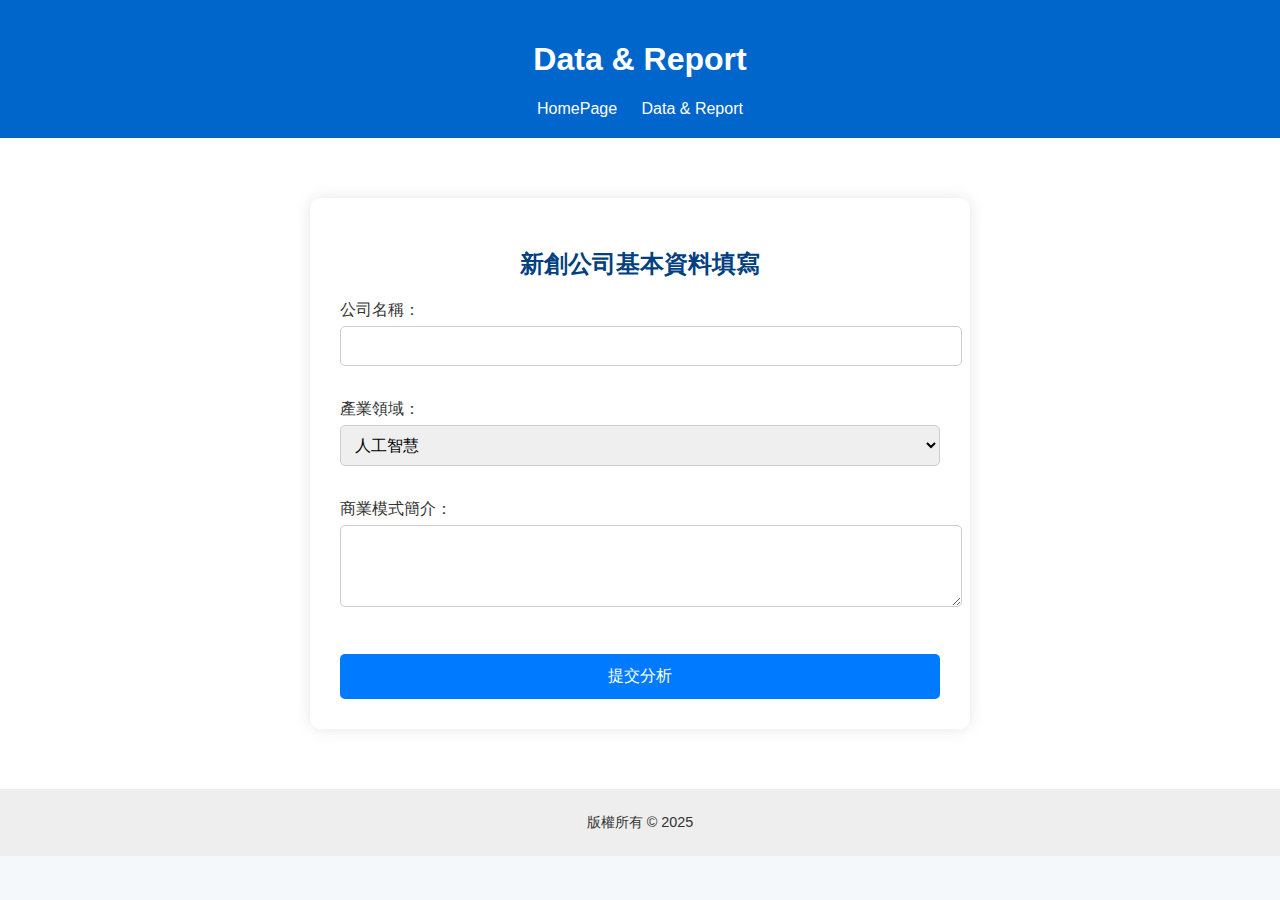
<file: form.html>
<!DOCTYPE html>
<html lang="zh-Hant">
<head>
  <meta charset="UTF-8" />
  <meta name="viewport" content="width=device-width, initial-scale=1.0"/>
  <title>Data & Report</title>
  <link rel="stylesheet" href="style.css" />
</head>
<body>

  <header>
    <h1>Data & Report</h1>
    <nav>
      <a href="HomePage.html">HomePage</a>
      <a href="FormSection.html">Data & Report</a>
    </nav>
  </header>

  <main>
    <section class="form-section">
      <h2>新創公司基本資料填寫</h2>
      <form method="POST" action="submit.php">
        <label>公司名稱：<input type="text" name="company" required></label><br>

        <label>產業領域：
          <select name="industry" required>
            <option value="AI">人工智慧</option>
            <option value="Biotech">生技</option>
            <option value="Green">綠能</option>
            <option value="Fintech">金融科技</option>
          </select>
        </label><br>

        <label>商業模式簡介：<br>
          <textarea name="businessModel" rows="4" required></textarea>
        </label><br>

        <button type="submit">提交分析</button>
      </form>
    </section>
  </main>

  <footer>
    <p>版權所有 &copy; 2025</p>
  </footer>

</body>
</html>
</file>
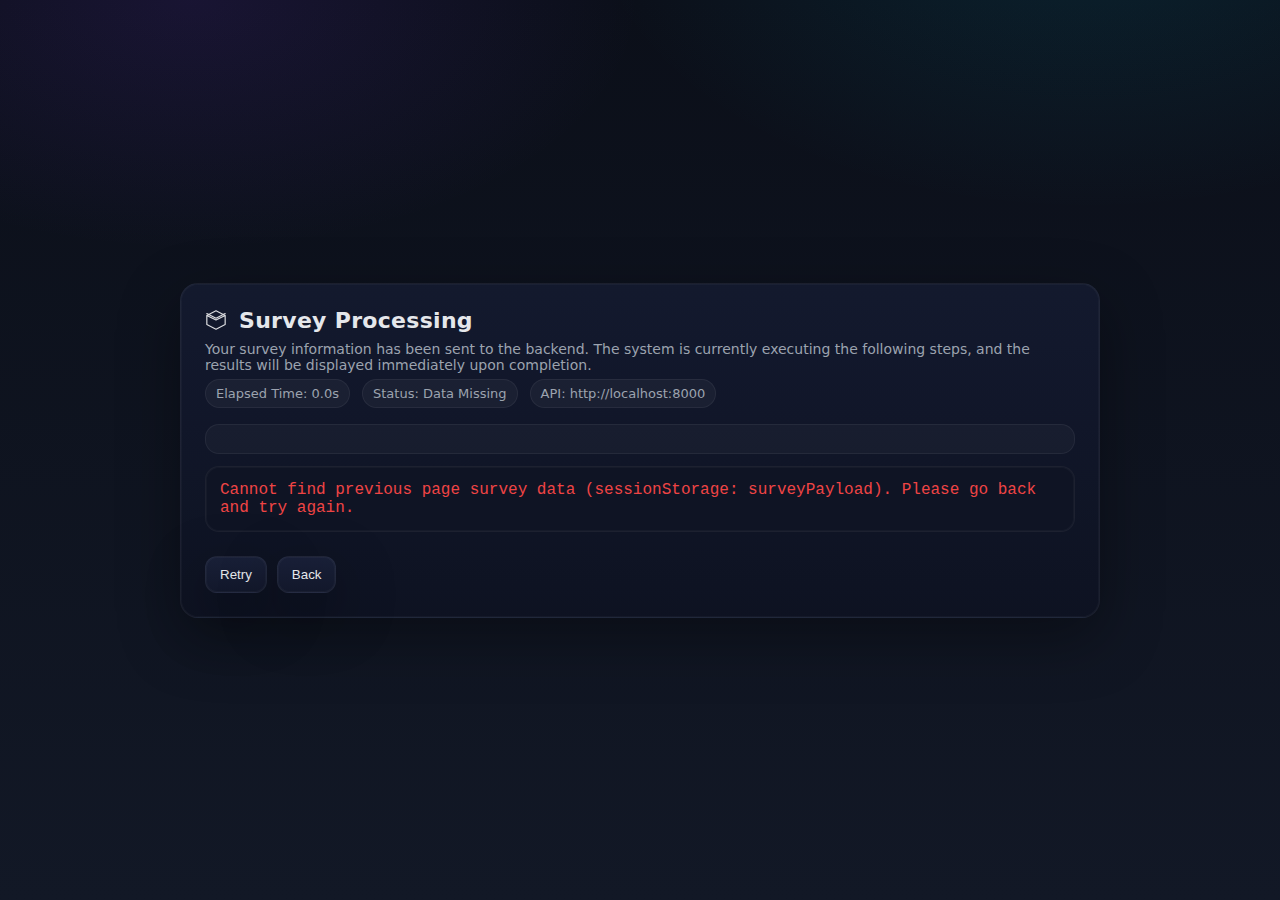
<file: loading.html>
<!doctype html>
<html lang="zh-Hant">
<head>
    <meta charset="utf-8" />
    <meta name="viewport" content="width=device-width,initial-scale=1" />
    <title>Loading...</title>
    <link rel="stylesheet" href="loading.css" />
</head>
<body>
    <div class="card">
        <div class="hdr">
            <svg width="22" height="22" viewBox="0 0 24 24" fill="none" aria-hidden="true">
                <path d="M12 2L2 7l10 5 10-5-10-5Zm0 8L2 5m10 5 10-5M2 7v10l10 5 10-5V7"
                      stroke="white" stroke-opacity=".85" stroke-width="1.3"
                      stroke-linecap="round" stroke-linejoin="round" />
            </svg>
            <div class="title">Survey Processing</div>
        </div>

        <div class="sub">Your survey information has been sent to the backend. The system is currently executing the following steps, and the results will be displayed immediately upon completion.</div>

        <div class="kvs" id="meta">
            <div class="kv" id="elapsed">Elapsed Time: 0.0s</div>
            <div class="kv">Status: <span id="status">Waiting for Submission</span></div>
            <div class="kv">API: <span id="apiBase">http://127.0.0.1:8000/api/infer</span></div>
        </div>

        <div class="row">
            <!-- Flow steps -->
            <div class="flow" id="flowBox" aria-live="polite"></div>

            <!-- Loading -->
            <div class="loading" id="loadingBox">
                <div class="spinner" role="status" aria-label="loading"></div>
                <div>
                    <div>Processing</div>
                    <div class="sub">Depending on the amount of data, this may take a few minutes; if it times out, a retry will be automatically displayed.</div>
                </div>
            </div>

            <!-- Error -->
            <div class="jsonbox bad" id="errorBox" style="display:none;"></div>

            <!-- Result JSON -->
            <div class="jsonbox" id="resultBox" style="display:none;"></div>

            <!-- 操作按鈕 -->
            <div class="btns">
                <button id="retryBtn">Retry</button>
                <button id="backBtn">Back</button>
            </div>
        </div>
    </div>

    <script src="loading.js"></script>
</body>
</html>
</file>
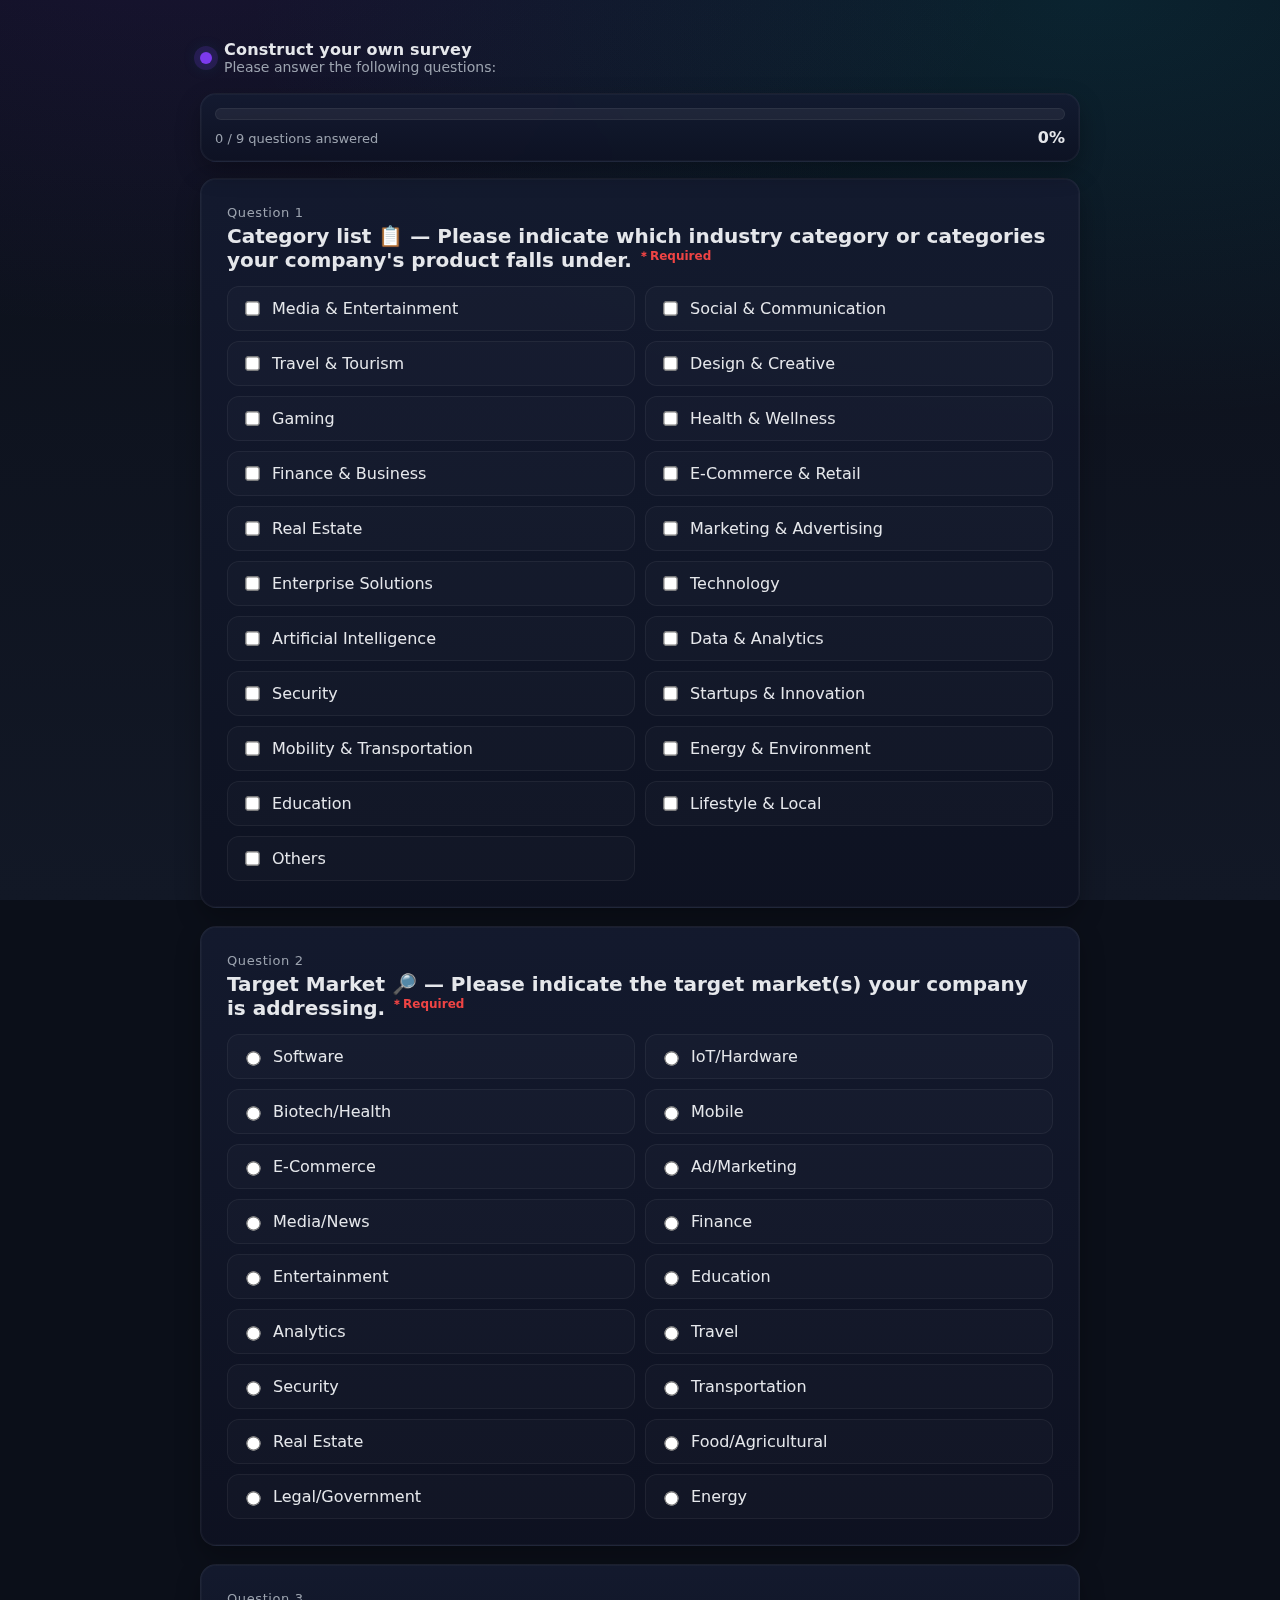
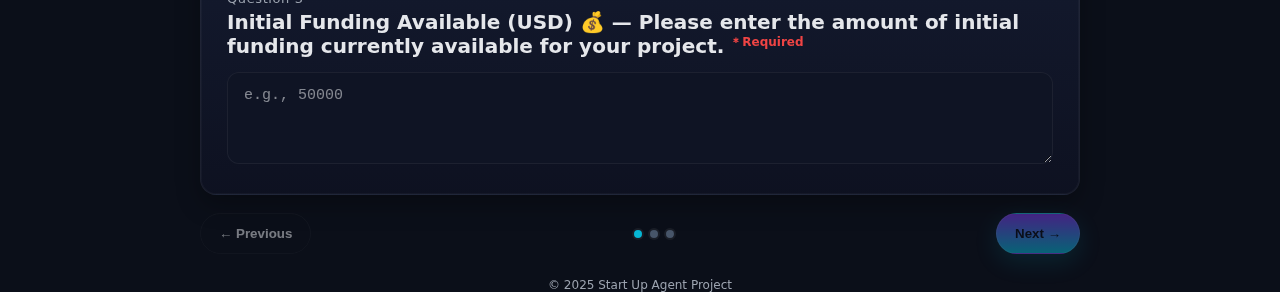
<file: survey.html>
<!DOCTYPE html>
<html lang="zh-Hant">

<head>
    <meta charset="UTF-8" />
    <meta name="viewport" content="width=device-width, initial-scale=1.0" />
    <title>StartUp Survey</title>
    <link rel="stylesheet" href="survey.css" />
</head>

<body>
    <div class="container">
        <div class="header">
            <div class="brand-dot"></div>
            <div>
                <div class="title">Construct your own survey</div>
                <div class="subtitle">Please answer the following questions:</div>
            </div>
        </div>

        <div class="progress-card">
            <div class="progress-wrap" aria-label="完成進度">
                <div id="progressBar" class="progress-bar"></div>
            </div>
            <div class="progress-line">
                <div class="progress-text"><span id="answeredCount">0</span> / <span id="totalCount">0</span> questions
                    answered</div>
                <div class="progress-percent" id="progressPercent">0%</div>
            </div>
        </div>

        <div id="pageRoot" class="stack" style="margin-top:16px;"></div>

        <div class="pager">
            <button id="prevBtn" class="btn btn-ghost" type="button">← Previous</button>
            <div class="steps" id="steps"></div>
            <div style="display:flex; gap:8px;">
                <button id="nextBtn" class="btn btn-primary" type="button">Next →</button>
                <button id="submitBtn" class="btn btn-primary" type="button" style="display:none;">Submit</button>
            </div>
        </div>

        <div class="footer">© 2025 Start Up Agent Project</div>
    </div>

    <script type="module" src="survey.js"></script>
</body>

</html>
</file>
<file: style.css>
/* 全站通用設定 */
body {
  font-family: 'Segoe UI', sans-serif;
  margin: 0;
  padding: 0;
  background-color: #f0f0f0;
  color: #333;
}

/* 頁首區 */
header {
  background-color: #0066cc;
  color: white;
  padding: 20px;
  text-align: center;
}

nav a {
  color: white;
  margin: 0 10px;
  text-decoration: none;
}

/* 主內容 */
main {
  padding: 20px;
  background-color: white;
}

/* 頁尾 */
footer {
  background-color: #eee;
  text-align: center;
  padding: 10px;
  font-size: 0.9em;
}

body {
  font-family: 'Segoe UI', sans-serif;
  background-color: #f4f8fb;
  margin: 0;
  padding: 0;
  color: #333;
}

h2 {
  text-align: center;
  color: #004080;
}

.form-section {
  background: #fff;
  max-width: 600px;
  margin: 40px auto;
  padding: 30px;
  border-radius: 10px;
  box-shadow: 0 0 15px rgba(0,0,0,0.1);
}

label {
  display: block;
  margin-bottom: 15px;
  font-weight: 500;
}

input, select, textarea {
  width: 100%;
  padding: 10px;
  margin-top: 5px;
  border-radius: 5px;
  border: 1px solid #ccc;
  font-size: 1em;
}

button {
  background-color: #007bff;
  color: white;
  border: none;
  padding: 12px 20px;
  font-size: 1em;
  border-radius: 5px;
  cursor: pointer;
  margin-top: 10px;
  width: 100%;
}

button:hover {
  background-color: #0056b3;
}
</file>
<file: loading.css>
:root {
  /* Dark tech palette aligned with report.html */
  --bg: #0b0f19;
  --panel: #121826;
  --elev: #0f1424;
  --fg: #e5e7eb;
  --muted: #9ca3af;
  --line: #1f2a44;

  --accent: #06b6d4;   /* cyan */
  --accent2: #7c3aed;  /* purple */

  --good: #22c55e;
  --warn: #f59e0b;
  --bad:  #ef4444;

  --card-brd: rgba(255,255,255,0.06);
  --card-ink: rgba(255,255,255,0.03);
  --shadow: 0 20px 60px rgba(0,0,0,.35), inset 0 0 0 1px rgba(255,255,255,.03);
}

* { box-sizing: border-box; }

body {
  margin: 0;
  /* English-first font stack */
  font-family: Inter, ui-sans-serif, system-ui, -apple-system, "Segoe UI", Roboto,
               "SF Pro Text", "Helvetica Neue", Arial, sans-serif;
  color: var(--fg);
  min-height: 100vh;
  display: grid;
  place-items: center;
  background:
    radial-gradient(900px 500px at 15% 0%, rgba(124,58,237,.12), transparent 50%),
    radial-gradient(1000px 600px at 85% -10%, rgba(6,182,212,.12), transparent 50%),
    linear-gradient(180deg, var(--bg) 0%, var(--panel) 100%);
}

.card {
  width: min(920px, 92vw);
  background: linear-gradient(180deg, rgba(20,27,48,.9), rgba(14,18,34,.9));
  border: 1px solid var(--card-brd);
  border-radius: 18px;
  padding: 24px;
  box-shadow: var(--shadow);
}

.hdr {
  display: flex;
  align-items: center;
  gap: 12px;
  margin-bottom: 8px;
}

.title {
  font-size: 22px;
  font-weight: 700;
  letter-spacing: .3px;
}

.sub {
  color: var(--muted);
  font-size: 14px;
}

.row {
  margin-top: 16px;
  display: grid;
  gap: 12px;
}

.loading {
  display: grid;
  place-items: center;
  padding: 40px 16px;
  gap: 14px;
  text-align: center;
  border: 1px dashed rgba(255,255,255,0.12);
  border-radius: 14px;
  background: rgba(255,255,255,0.02);
}

/* --- Spinner: cyan/purple conic ring with glow --- */
.spinner {
  width: 48px;
  height: 48px;
  border-radius: 50%;
  background:
    conic-gradient(from 210deg,
      var(--accent2) 0deg,
      var(--accent) 140deg,
      rgba(255,255,255,0.14) 200deg,
      rgba(255,255,255,0.08) 360deg);
  /* hollow ring */
  -webkit-mask: radial-gradient(farthest-side, transparent 58%, #000 59%);
          mask: radial-gradient(farthest-side, transparent 58%, #000 59%);
  box-shadow:
    0 0 22px rgba(6,182,212,.25),
    inset 0 0 18px rgba(124,58,237,.18);
  animation: spin 1s linear infinite;
}

@keyframes spin { to { transform: rotate(360deg); } }

/* --- JSON box / code area --- */
.jsonbox {
  background: var(--elev);
  border: 1px solid var(--card-brd);
  border-radius: 14px;
  padding: 14px;
  overflow: auto;
  max-height: 55vh;
  font-family: ui-monospace, SFMono-Regular, Menlo, Consolas, "Liberation Mono", monospace;
  white-space: pre-wrap;
  word-break: break-word;
  box-shadow: inset 0 0 0 1px var(--card-ink);
}

/* --- Buttons --- */
.btns {
  display: flex;
  gap: 10px;
  flex-wrap: wrap;
  margin-top: 12px;
}

button {
  background: linear-gradient(180deg, rgba(26,33,58,.9), rgba(19,25,44,.9));
  color: var(--fg);
  border: 1px solid var(--card-brd);
  padding: 10px 14px;
  border-radius: 12px;
  cursor: pointer;
  transition: border-color .2s ease, transform .12s ease;
  box-shadow: var(--shadow);
}

button:hover {
  border-color: rgba(255,255,255,0.16);
  transform: translateY(-1px);
}

button:active {
  transform: translateY(0);
}

button:focus-visible {
  outline: 2px solid var(--accent);
  outline-offset: 2px;
  border-color: var(--accent);
}

/* Status colors */
.bad { color: var(--bad); }
.ok  { color: var(--good); }

/* --- Key-value chips --- */
.kvs {
  display: flex;
  gap: 12px;
  flex-wrap: wrap;
  margin-top: 6px;
}

.kv {
  font-size: 13px;
  color: var(--muted);
  background: rgba(255,255,255,0.04);
  padding: 6px 10px;
  border-radius: 999px;
  border: 1px solid var(--card-brd);
}

/* === Flow steps === */
.flow {
  display: grid;
  gap: 10px;
  padding: 14px;
  border: 1px solid var(--card-brd);
  border-radius: 14px;
  background: rgba(255,255,255,0.03);
  position: relative;
}

/* Single step */
.step {
  position: relative;
  display: grid;
  grid-template-columns: 22px 1fr;
  gap: 12px;
  align-items: start;
  padding: 12px 12px 12px 8px;
  border-radius: 12px;
  overflow: hidden;
  border: 1px solid rgba(255,255,255,0.08);
  background: rgba(255,255,255,0.02);
}

/* Progress fill layer */
.step::after {
  content: "";
  position: absolute;
  inset: 0;
  background: linear-gradient(90deg, rgba(34,197,94,0.12), rgba(34,197,94,0.24));
  transform: scaleX(0);
  transform-origin: left;
  transition: transform .6s ease;
  z-index: 0;
}
.step.done::after { transform: scaleX(1); }

.step.active {
  border-color: rgba(255,255,255,0.18);
  box-shadow: inset 0 0 0 1px rgba(255,255,255,0.06);
}

/* Left timeline (dot + line) */
.step .dotwrap {
  position: relative;
  display: grid;
  justify-items: center;
  z-index: 1;
}

.step .dot {
  width: 12px;
  height: 12px;
  border-radius: 999px;
  background: #9ca3af;           /* pending */
  box-shadow: 0 0 0 3px rgba(255,255,255,0.06);
}
.step.done .dot   { background: var(--good); }
.step.active .dot { background: var(--warn); }

.step .line {
  position: absolute;
  top: 16px;
  bottom: -20px;
  width: 2px;
  background: rgba(255,255,255,0.08);
  left: 50%;
  transform: translateX(-50%);
}
.step:last-child .line { display: none; }

/* Right content */
.step .label { z-index: 1; }
.step .title {
  font-weight: 600;
  letter-spacing: .2px;
}
.step .desc {
  color: var(--muted);
  font-size: 13px;
  margin-top: 2px;
}

/* Motion preferences */
@media (prefers-reduced-motion: reduce) {
  .spinner { animation: none; }
  button { transition: none; }
  .step::after { transition: none; }
}
</file>
<file: survey.css>
:root{
  /* Dark tech palette aligned with report.html / loading.css */
  --bg:#0b0f19;
  --panel:#121826;
  --elev:#0f1424;
  --text:#e5e7eb;
  --muted:#9ca3af;
  --line:#1f2a44;

  --accent:#06b6d4;   /* cyan */
  --accent-weak: rgba(6,182,212,.18);
  --accent2:#7c3aed;  /* purple */

  --primary: var(--accent);
  --primary-weak: var(--accent-weak);
  --danger:#ef4444;

  --shadow: 0 10px 24px rgba(0,0,0,.28), inset 0 0 0 1px rgba(255,255,255,.03);
  --radius:16px;

  --card-brd: rgba(255,255,255,.06);
}

*{ box-sizing:border-box; }

html, body{ height:100%; }

/* ---- Seamless page-long background ---- */
html, body { height: 100%; }

body{
  margin: 0;
  font-family: Inter, ui-sans-serif, system-ui, -apple-system, "Segoe UI", Roboto,
               "SF Pro Text", "Helvetica Neue", Arial, sans-serif;
  color: var(--text);
  background: var(--bg);           /* 固定底色，避免任何空窗 */
  position: relative;
  isolation: isolate;              /* 讓 ::before/::after 能安全放在底層 */
}

/* 固定覆蓋層：青/紫科技風輻射漸層，不隨頁面長度中斷 */
body::before{
  content: "";
  position: fixed;
  inset: 0;                        /* 覆蓋整個視窗 */
  z-index: -1;
  pointer-events: none;
  background:
    radial-gradient(120vmax 60vmax at 15% -10%, rgba(124,58,237,.12), transparent 55%),
    radial-gradient(120vmax 60vmax at 85% 0%,   rgba(6,182,212,.12), transparent 55%),
    linear-gradient(180deg, var(--bg) 0%, var(--panel) 100%);
  /* 有些裝置對 fixed 背景優化較差，以下屬性可協助穩定繪製 */
  will-change: transform;
  transform: translateZ(0);
}

/* 細微雜訊層：降低漸層色帶，超低不透明度即可 */
body::after{
  content: "";
  position: fixed;
  inset: 0;
  z-index: -1;
  pointer-events: none;
  opacity: .035;                   /* 很淡的雜訊 */
  background-image: url("data:image/svg+xml,%3Csvg xmlns='http://www.w3.org/2000/svg' width='64' height='64'%3E%3Cfilter id='n'%3E%3CfeTurbulence type='fractalNoise' baseFrequency='.8' numOctaves='2' stitchTiles='stitch'/%3E%3C/feTurbulence%3E%3C/filter%3E%3Crect width='100%25' height='100%25' filter='url(%23n)' opacity='.6'/%3E%3C/svg%3E");
  background-repeat: repeat;
}

/* 偏好減少動效：避免某些環境的固定層造成視覺負擔 */
@media (prefers-reduced-motion: reduce){
  body::before{ will-change: auto; transform: none; }
}


/* Layout */
.container{
  max-width:920px; margin:40px auto; padding:0 20px;
}

/* Header */
.header{
  display:flex; align-items:center; gap:12px; margin-bottom:18px;
}
.brand-dot{
  width:12px; height:12px; border-radius:50%;
  background: var(--accent2);
  box-shadow:
    0 0 0 6px rgba(124,58,237,.18),
    0 0 18px rgba(6,182,212,.28);
}
.title{ font-weight:800; letter-spacing:.2px; }
.subtitle{ color:var(--muted); font-size:14px; }

/* Progress */
.progress-card{
  background: linear-gradient(180deg, rgba(20,27,48,.92), rgba(14,18,34,.92));
  border:1px solid var(--card-brd);
  border-radius:var(--radius);
  padding:14px;
  box-shadow:var(--shadow);
  position:sticky; top:0; z-index:3;
  backdrop-filter:saturate(160%) blur(8px);
}
.progress-wrap{
  width:100%; height:12px;
  background: rgba(255,255,255,.06);
  border:1px solid var(--card-brd);
  border-radius:999px; overflow:hidden;
}
.progress-bar{
  height:100%; width:0%;
  background: linear-gradient(90deg, var(--accent2), var(--accent));
  transition: width 320ms ease;
}
.progress-line{
  display:flex; justify-content:space-between; align-items:baseline; margin-top:8px;
}
.progress-text{ font-size:13px; color:var(--muted); }
.progress-percent{ font-weight:700; }

/* Card */
.card{
  background: linear-gradient(180deg, rgba(20,27,48,.9), rgba(14,18,34,.9));
  border:1px solid var(--card-brd);
  border-radius:var(--radius);
  padding:26px;
  box-shadow:var(--shadow);
}
.stack{ display:grid; gap:18px; }

/* Question */
.q-index{ font-size:13px; color:var(--muted); letter-spacing:.6px; }
.q-title{ font-size:20px; font-weight:700; margin:4px 0 14px; }
.q-required{ color:var(--danger); font-size:12px; margin-left:6px; vertical-align:top; }

/* Options */
.option{
  display:flex; align-items:center; gap:10px;
  padding:12px 14px;
  border:1px solid var(--card-brd);
  border-radius:12px; cursor:pointer;
  transition: all .18s ease;
  background: rgba(255,255,255,.02);
}
.option:hover{
  background: rgba(255,255,255,.04);
  border-color: rgba(255,255,255,.12);
}
.option input{
  accent-color: var(--primary);
  transform: scale(1.1);
}
.options{
  display:grid;
  grid-template-columns: repeat(2, 1fr); /* two columns */
  gap:10px;
}

/* Inputs */
.text-input, .textarea{
  width:100%;
  border:1px solid var(--card-brd);
  background: var(--elev);
  color:var(--text);
  border-radius:12px;
  padding:14px 16px; font-size:15px; outline:none;
  transition: all .18s ease;
}
.text-input::placeholder, .textarea::placeholder{ color: rgba(229,231,235,.55); }
.text-input:focus, .textarea:focus{
  border-color: var(--primary);
  box-shadow: 0 0 0 4px var(--primary-weak);
}
.textarea{ min-height:92px; resize:vertical; }

/* Pager */
.pager{
  display:flex; align-items:center; justify-content:space-between;
  margin-top:18px; gap:10px;
}
.btn{
  display:inline-flex; align-items:center; gap:8px;
  border:none; border-radius:999px; padding:12px 18px;
  font-weight:700; cursor:pointer; transition: transform .06s ease, box-shadow .18s ease, background .18s ease, border-color .18s ease;
}
.btn:active{ transform: translateY(1px); }
.btn-primary{
  background: linear-gradient(180deg, var(--accent2), var(--accent));
  color:#0a0f1a;
  box-shadow: 0 8px 24px rgba(6,182,212,.25);
  border:1px solid rgba(255,255,255,.10);
}
.btn-primary:hover{
  box-shadow: 0 10px 28px rgba(6,182,212,.32);
}
.btn-ghost{
  background: transparent;
  color: var(--text);
  border:1px solid var(--card-brd);
}
.btn-ghost:hover{
  background: rgba(255,255,255,.04);
  border-color: rgba(255,255,255,.12);
}
.btn:disabled{ opacity:.5; cursor:not-allowed; }
.btn:focus-visible{
  outline:2px solid var(--primary);
  outline-offset:2px;
}

/* Step indicator */
.steps{ display:flex; align-items:center; gap:8px; }
.dot{
  width:8px; height:8px; border-radius:50%;
  background: #475569;
  box-shadow: 0 0 0 2px rgba(255,255,255,.06);
}
.dot.active{ background: var(--primary); }

/* Footer */
.footer{
  text-align:center; color:var(--muted);
  font-size:12px; margin:24px 0 40px;
}

/* Result */
.result pre{
  background: var(--elev);
  color: #c8f6ff;
  padding:16px; border-radius:12px; overflow:auto;
  border:1px solid var(--card-brd);
}

/* Media queries */
@media (max-width: 760px){
  .options{ grid-template-columns: 1fr; }
}

/* Motion preferences */
@media (prefers-reduced-motion: reduce){
  .progress-bar{ transition:none; }
  .btn{ transition:none; }
}

/* 數字輸入上下鍵*/
/* 1) 保留原生上下鍵，請瀏覽器使用深色元件樣式 */
input[type="number"],
.text-input[type="number"]{
  color-scheme: dark;                  /* Chrome/Firefox 會改用深色 spinner */
  padding-right: 2.2rem;               /* 給右側上下鍵留空間（避免文字壓到） */
  background: var(--elev);
  color: var(--text);
  border: 1px solid var(--card-brd);
}

/* 2) WebKit 調整：把白底變透明，並加一條淡邊界以融入暗色背景 */
input[type="number"]::-webkit-outer-spin-button,
input[type="number"]::-webkit-inner-spin-button{
  background: transparent;             /* 移除白底 */
  margin: 0;
  /* 右側分隔線（看起來更像內建的暗色控制） */
  border-left: 1px solid rgba(255,255,255,0.08);
}

/* 3) Hover/Focus 狀態：讓右側更有層次，但不突兀 */
input[type="number"]:hover::-webkit-outer-spin-button,
input[type="number"]:hover::-webkit-inner-spin-button{
  background: linear-gradient(180deg, rgba(255,255,255,.06), rgba(255,255,255,.02));
}
input[type="number"]:focus-visible{
  outline: 2px solid var(--primary);
  outline-offset: 2px;
  box-shadow: 0 0 0 4px var(--primary-weak);
}
</file>
